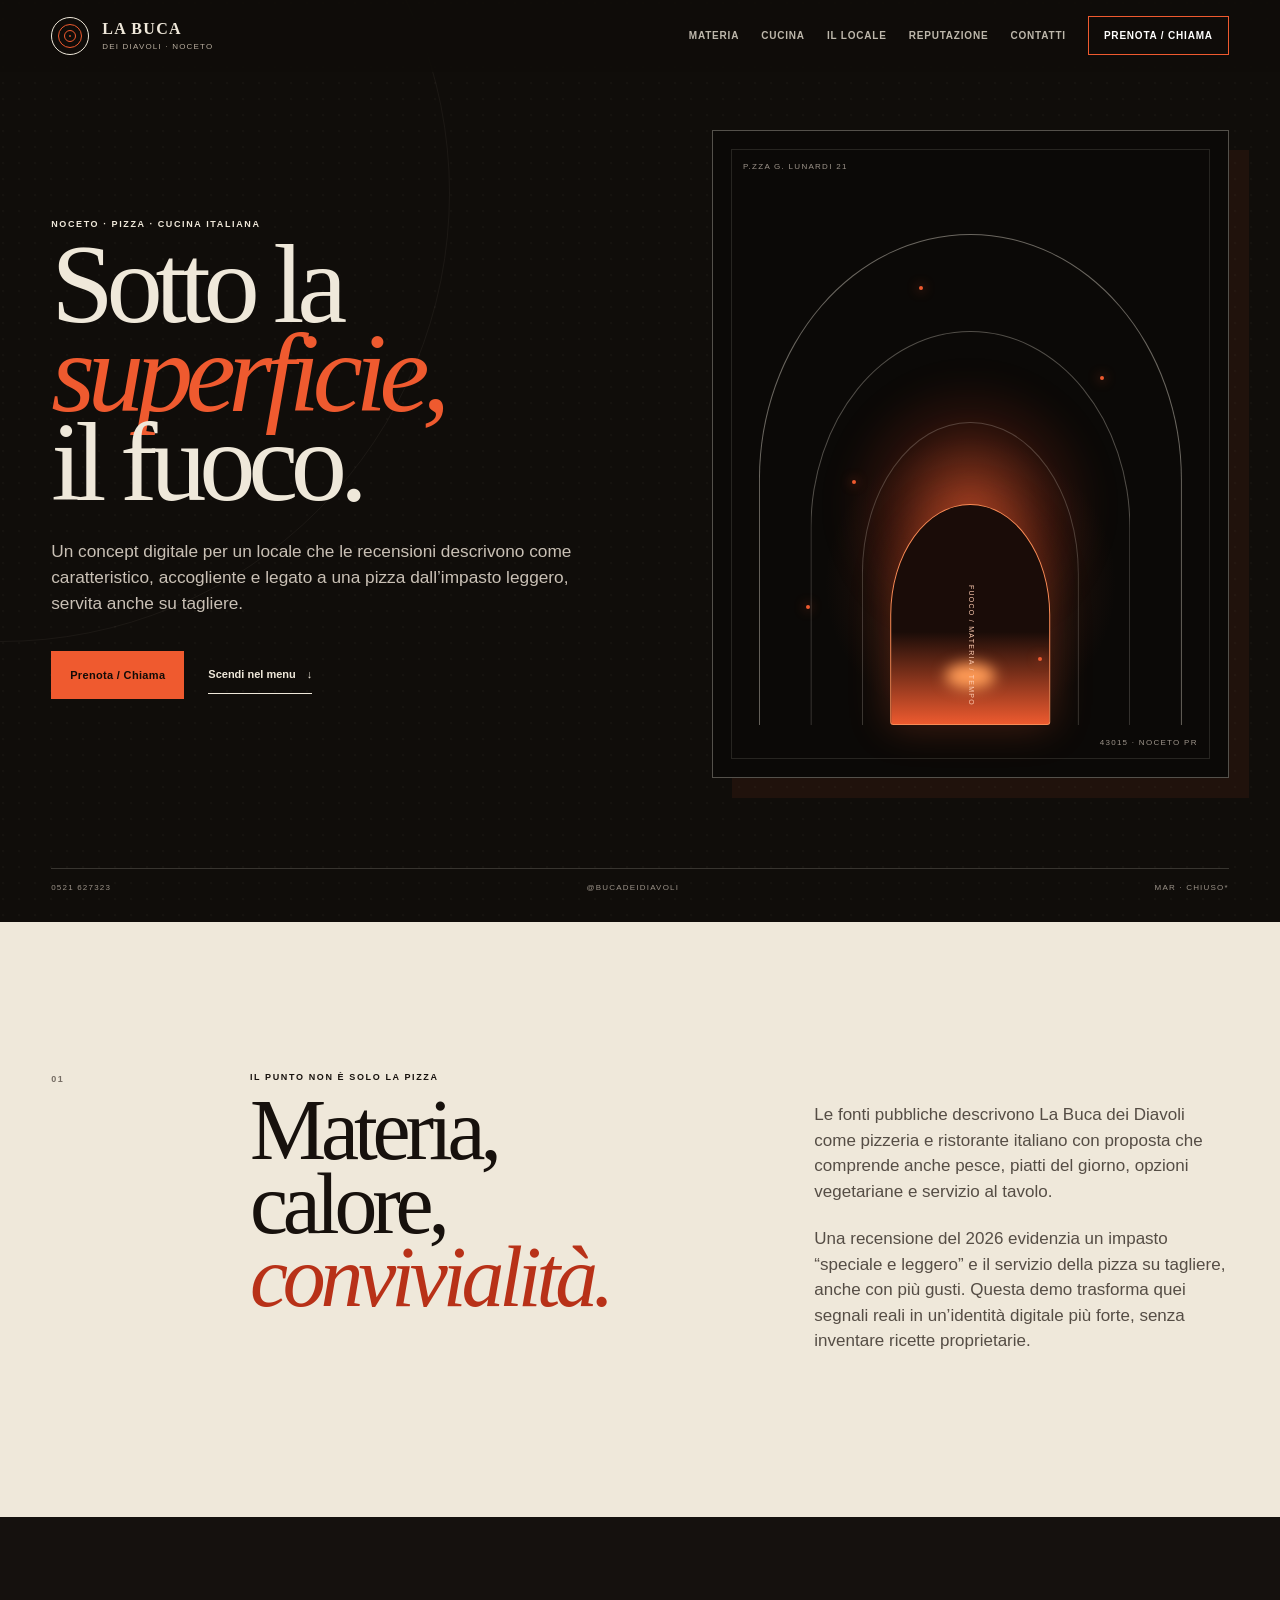
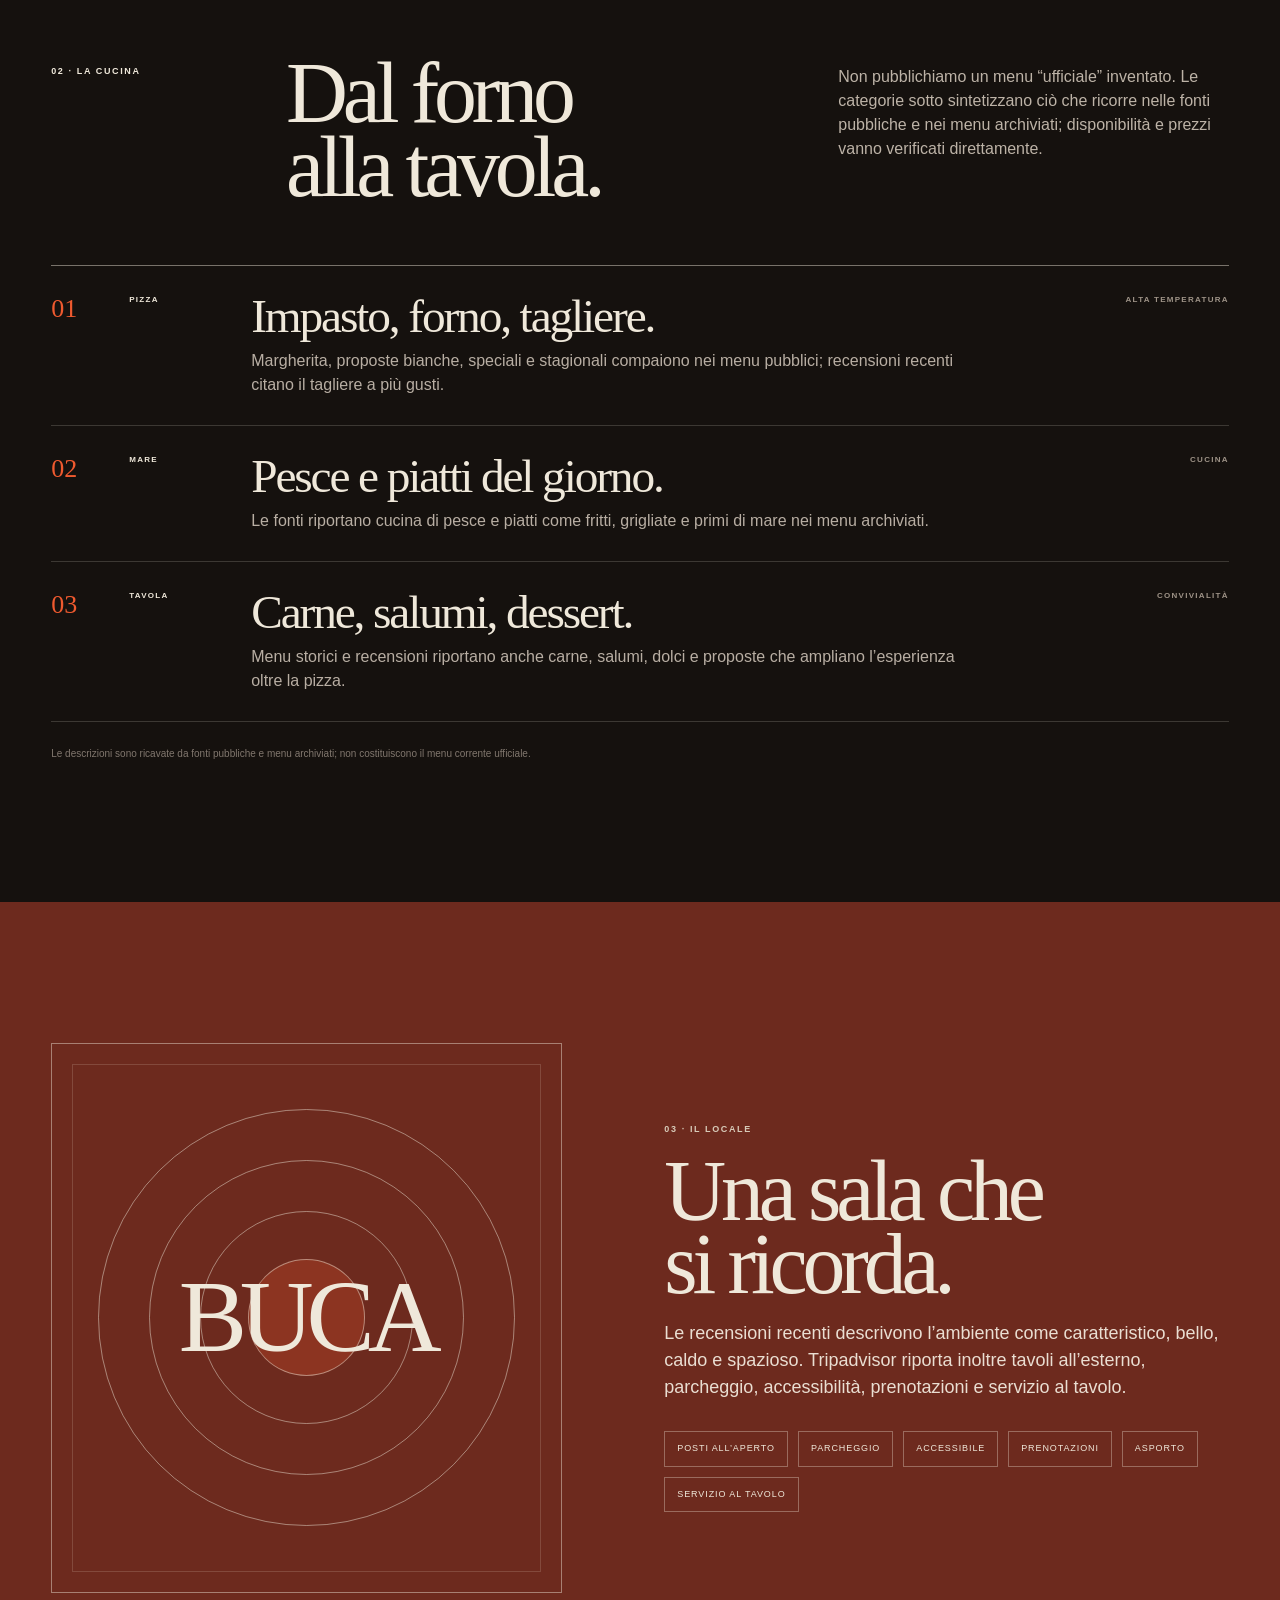
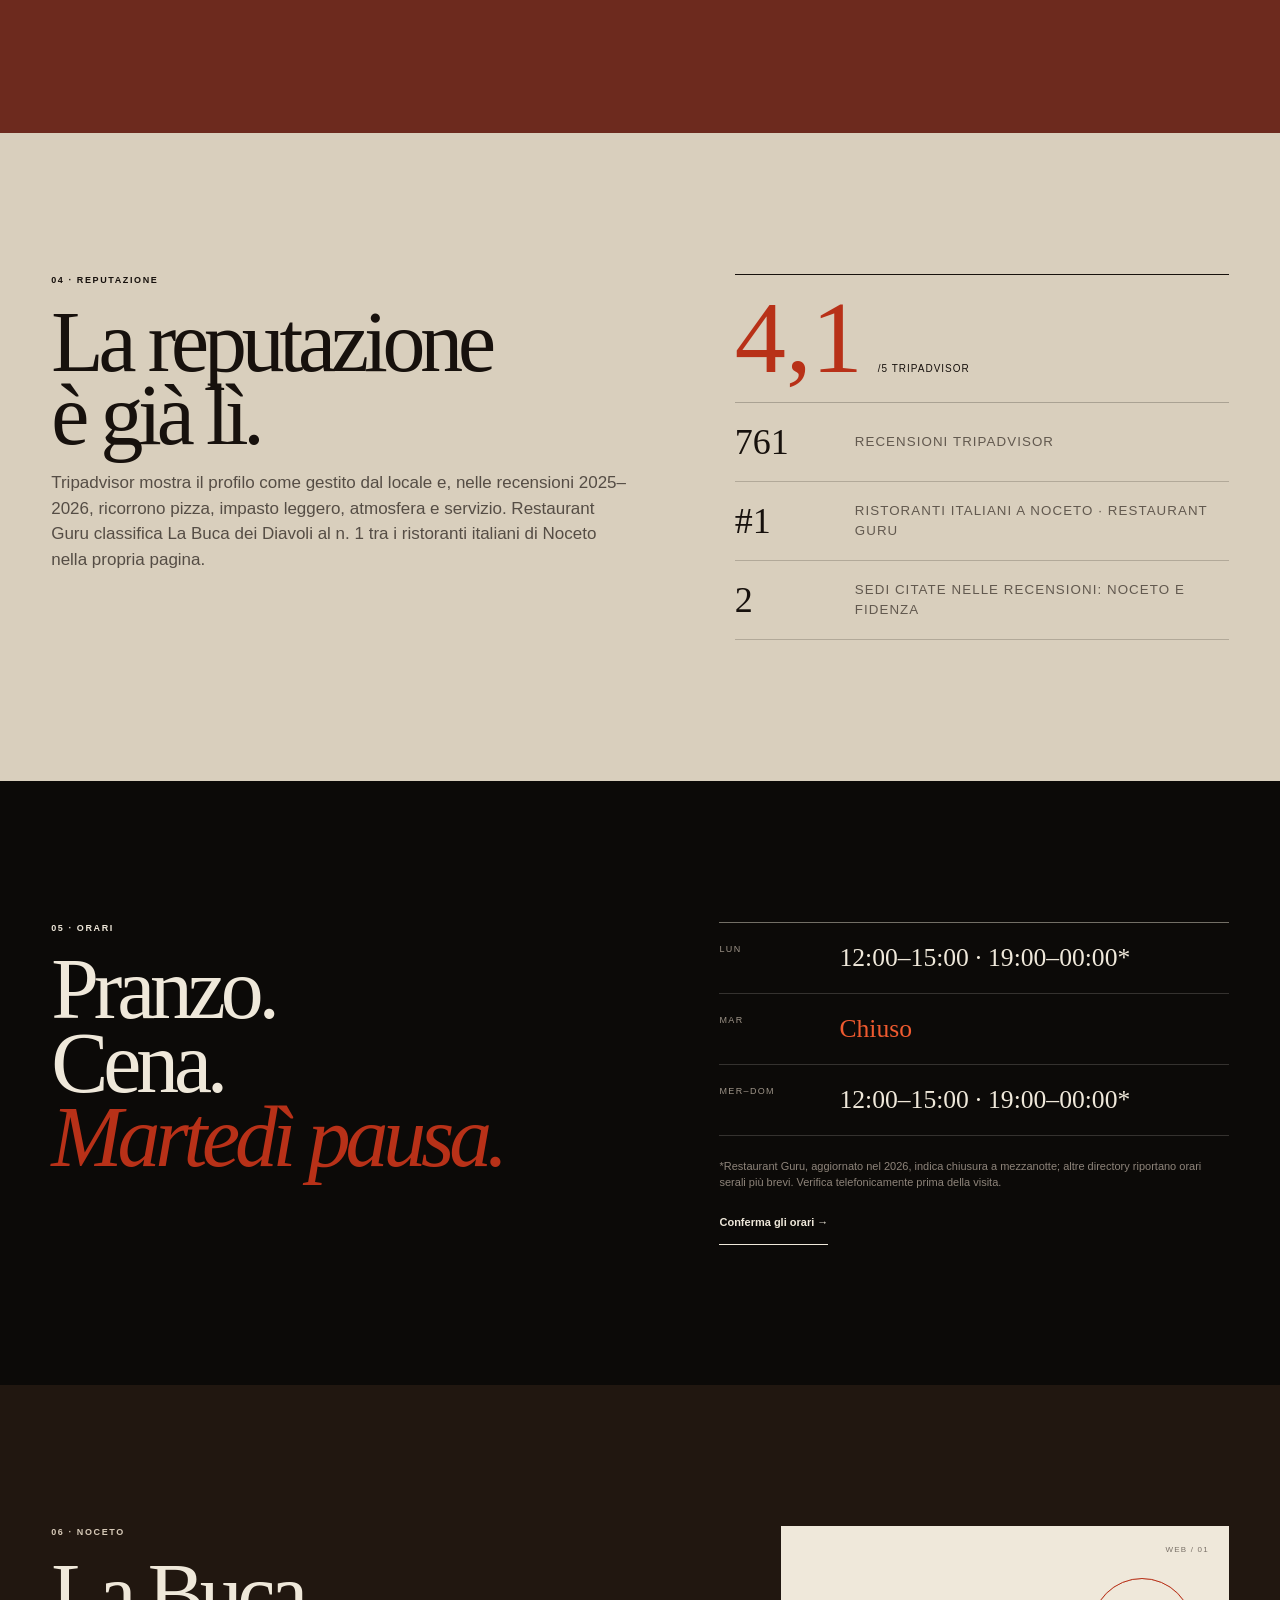
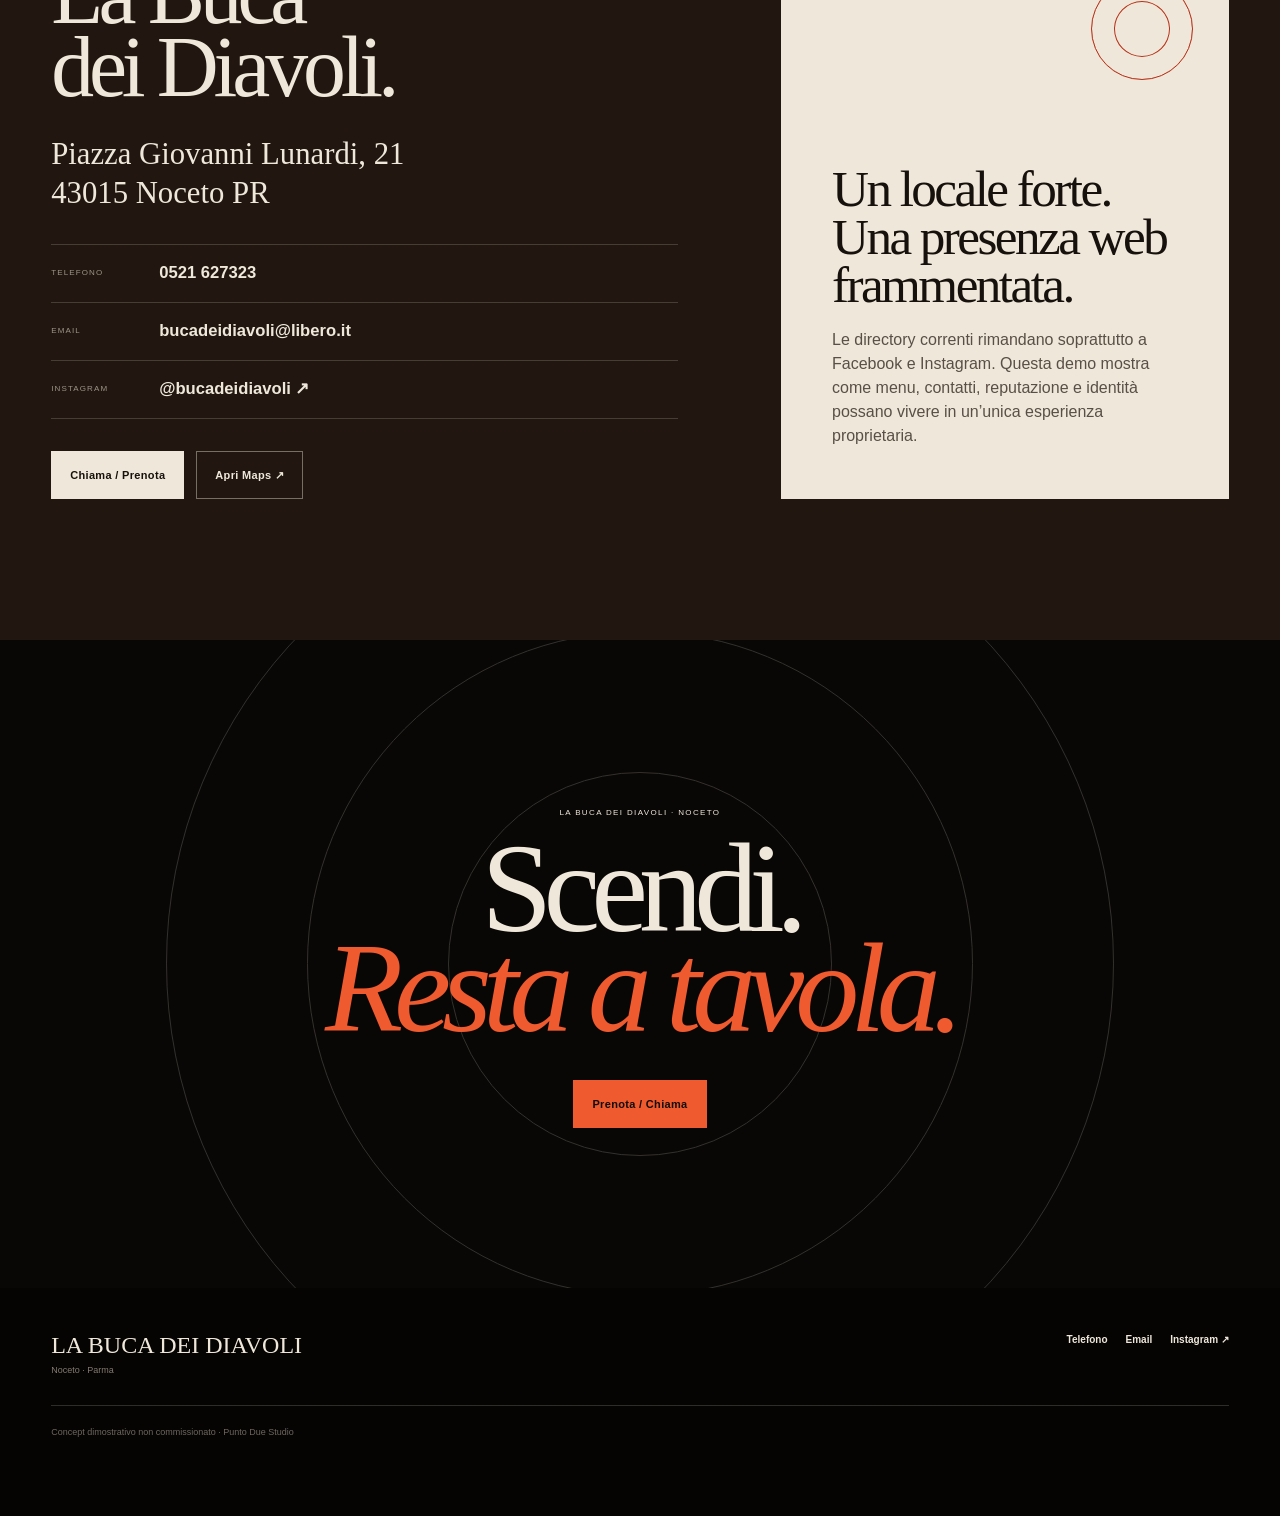
<file: index.html>
<!doctype html>
<html lang="it">
<head>
  <meta charset="utf-8">
  <meta name="viewport" content="width=device-width,initial-scale=1">
  <meta name="theme-color" content="#100d0a">
  <title>La Buca dei Diavoli — Noceto</title>
  <meta name="description" content="Concept demo per La Buca dei Diavoli a Noceto: pizza, cucina italiana e una presenza digitale costruita intorno al fuoco, alla materia e alla convivialità.">
  <meta property="og:title" content="La Buca dei Diavoli — Noceto">
  <meta property="og:description" content="Sotto la superficie, il fuoco. Concept demo per La Buca dei Diavoli.">
  <meta property="og:type" content="website"><meta property="og:locale" content="it_IT"><meta name="twitter:card" content="summary">
  <link rel="icon" href="assets/favicon.svg" type="image/svg+xml"><link rel="stylesheet" href="styles.css">
  <script type="application/ld+json">{"@context":"https://schema.org","@type":"Restaurant","name":"La Buca dei Diavoli","telephone":"+39 0521 627323","email":"bucadeidiavoli@libero.it","servesCuisine":["Italiana","Pizza","Pesce","Mediterranea"],"priceRange":"€€","address":{"@type":"PostalAddress","streetAddress":"Piazza Giovanni Lunardi 21","postalCode":"43015","addressLocality":"Noceto","addressRegion":"PR","addressCountry":"IT"},"sameAs":["https://www.instagram.com/bucadeidiavoli/"]}</script>
</head>
<body>
<a class="skip" href="#main">Vai al contenuto</a><div class="progress" aria-hidden="true"><i data-progress></i></div>
<header class="site-header" data-header><a class="brand" href="#top" aria-label="La Buca dei Diavoli, torna all'inizio"><span class="brand-mark" aria-hidden="true"><i></i></span><span class="brand-name"><strong>LA BUCA</strong><small>DEI DIAVOLI · NOCETO</small></span></a><button class="menu-toggle" type="button" aria-controls="nav" aria-expanded="false" data-toggle><span class="sr-only">Apri menu</span><i></i><i></i></button><nav id="nav" class="nav" aria-label="Navigazione principale" data-nav><a href="#materia">Materia</a><a href="#menu">Cucina</a><a href="#locale">Il locale</a><a href="#reputazione">Reputazione</a><a href="#contatti">Contatti</a><a class="nav-cta magnetic" href="tel:+390521627323">Prenota / Chiama</a></nav></header>
<main id="main">
<section class="hero" id="top"><div class="hero-grain" aria-hidden="true"></div><div class="hero-copy reveal"><p class="kicker">NOCETO · PIZZA · CUCINA ITALIANA</p><h1>Sotto la<br><em>superficie,</em><br>il fuoco.</h1><p class="lead">Un concept digitale per un locale che le recensioni descrivono come caratteristico, accogliente e legato a una pizza dall’impasto leggero, servita anche su tagliere.</p><div class="hero-actions"><a class="button ember magnetic" href="tel:+390521627323">Prenota / Chiama</a><a class="text-link" href="#menu">Scendi nel menu <span>↓</span></a></div></div><div class="chamber reveal" data-chamber aria-label="Interpretazione grafica astratta di una camera di fuoco"><div class="chamber-glow"></div><div class="vault v1"></div><div class="vault v2"></div><div class="vault v3"></div><div class="oven-mouth"><i></i><span>FUOCO / MATERIA / TEMPO</span></div><div class="ember-dots" aria-hidden="true"><i></i><i></i><i></i><i></i><i></i></div><div class="chamber-label top">P.ZZA G. LUNARDI 21</div><div class="chamber-label bottom">43015 · NOCETO PR</div></div><div class="hero-meta"><span>0521 627323</span><span>@BUCADEIDIAVOLI</span><span>MAR · CHIUSO*</span></div></section>
<section class="manifesto" id="materia"><div class="section-no">01</div><div class="manifesto-copy reveal"><p class="eyebrow">IL PUNTO NON È SOLO LA PIZZA</p><h2>Materia,<br>calore,<br><em>convivialità.</em></h2></div><div class="manifesto-body reveal"><p>Le fonti pubbliche descrivono La Buca dei Diavoli come pizzeria e ristorante italiano con proposta che comprende anche pesce, piatti del giorno, opzioni vegetariane e servizio al tavolo.</p><p>Una recensione del 2026 evidenzia un impasto “speciale e leggero” e il servizio della pizza su tagliere, anche con più gusti. Questa demo trasforma quei segnali reali in un’identità digitale più forte, senza inventare ricette proprietarie.</p></div></section>
<section class="menu-system" id="menu"><div class="menu-intro reveal"><p class="section-label">02 · LA CUCINA</p><h2>Dal forno<br>alla tavola.</h2><p>Non pubblichiamo un menu “ufficiale” inventato. Le categorie sotto sintetizzano ciò che ricorre nelle fonti pubbliche e nei menu archiviati; disponibilità e prezzi vanno verificati direttamente.</p></div><div class="menu-ledger"><article class="menu-row reveal"><div class="menu-index">01</div><div class="menu-type">PIZZA</div><div class="menu-main"><h3>Impasto, forno, tagliere.</h3><p>Margherita, proposte bianche, speciali e stagionali compaiono nei menu pubblici; recensioni recenti citano il tagliere a più gusti.</p></div><div class="menu-temp">ALTA TEMPERATURA</div></article><article class="menu-row reveal"><div class="menu-index">02</div><div class="menu-type">MARE</div><div class="menu-main"><h3>Pesce e piatti del giorno.</h3><p>Le fonti riportano cucina di pesce e piatti come fritti, grigliate e primi di mare nei menu archiviati.</p></div><div class="menu-temp">CUCINA</div></article><article class="menu-row reveal"><div class="menu-index">03</div><div class="menu-type">TAVOLA</div><div class="menu-main"><h3>Carne, salumi, dessert.</h3><p>Menu storici e recensioni riportano anche carne, salumi, dolci e proposte che ampliano l’esperienza oltre la pizza.</p></div><div class="menu-temp">CONVIVIALITÀ</div></article></div><p class="source-note reveal">Le descrizioni sono ricavate da fonti pubbliche e menu archiviati; non costituiscono il menu corrente ufficiale.</p></section>
<section class="experience" id="locale"><div class="experience-visual reveal" aria-hidden="true"><div class="ring r1"></div><div class="ring r2"></div><div class="ring r3"></div><div class="ring r4"></div><span>BUCA</span></div><div class="experience-copy reveal"><p class="section-label light">03 · IL LOCALE</p><h2>Una sala che<br>si ricorda.</h2><p>Le recensioni recenti descrivono l’ambiente come caratteristico, bello, caldo e spazioso. Tripadvisor riporta inoltre tavoli all’esterno, parcheggio, accessibilità, prenotazioni e servizio al tavolo.</p><div class="features"><span>Posti all’aperto</span><span>Parcheggio</span><span>Accessibile</span><span>Prenotazioni</span><span>Asporto</span><span>Servizio al tavolo</span></div></div></section>
<section class="proof" id="reputazione"><div class="proof-copy reveal"><p class="section-label">04 · REPUTAZIONE</p><h2>La reputazione<br>è già lì.</h2><p>Tripadvisor mostra il profilo come gestito dal locale e, nelle recensioni 2025–2026, ricorrono pizza, impasto leggero, atmosfera e servizio. Restaurant Guru classifica La Buca dei Diavoli al n. 1 tra i ristoranti italiani di Noceto nella propria pagina.</p></div><div class="proof-signal reveal" aria-label="Segnali di reputazione pubblica"><div class="signal-main"><strong>4,1</strong><span>/5 Tripadvisor</span></div><div class="signal-line"><span>761</span><small>recensioni Tripadvisor</small></div><div class="signal-line"><span>#1</span><small>ristoranti italiani a Noceto · Restaurant Guru</small></div><div class="signal-line"><span>2</span><small>sedi citate nelle recensioni: Noceto e Fidenza</small></div></div></section>
<section class="hours"><div class="hours-title reveal"><p class="section-label">05 · ORARI</p><h2>Pranzo.<br>Cena.<br><em>Martedì pausa.</em></h2></div><div class="hours-card reveal"><div><span>Lun</span><strong>12:00–15:00 · 19:00–00:00*</strong></div><div class="closed"><span>Mar</span><strong>Chiuso</strong></div><div><span>Mer–Dom</span><strong>12:00–15:00 · 19:00–00:00*</strong></div><p>*Restaurant Guru, aggiornato nel 2026, indica chiusura a mezzanotte; altre directory riportano orari serali più brevi. Verifica telefonicamente prima della visita.</p><a href="tel:+390521627323">Conferma gli orari →</a></div></section>
<section class="visit" id="contatti"><div class="visit-panel reveal"><p class="section-label light">06 · NOCETO</p><h2>La Buca<br>dei Diavoli.</h2><address>Piazza Giovanni Lunardi, 21<br>43015 Noceto PR</address><div class="contact-lines"><a href="tel:+390521627323"><span>Telefono</span><strong>0521 627323</strong></a><a href="mailto:bucadeidiavoli@libero.it"><span>Email</span><strong>bucadeidiavoli@libero.it</strong></a><a href="https://www.instagram.com/bucadeidiavoli/" target="_blank" rel="noopener noreferrer"><span>Instagram</span><strong>@bucadeidiavoli ↗</strong></a></div><div class="visit-actions"><a class="button cream magnetic" href="tel:+390521627323">Chiama / Prenota</a><a class="button ghost" href="https://www.google.com/maps/search/?api=1&query=La+Buca+dei+Diavoli+Piazza+Giovanni+Lunardi+21+Noceto" target="_blank" rel="noopener noreferrer">Apri Maps ↗</a></div></div><div class="digital-gap reveal"><span class="gap-code">WEB / 01</span><h3>Un locale forte.<br>Una presenza web frammentata.</h3><p>Le directory correnti rimandano soprattutto a Facebook e Instagram. Questa demo mostra come menu, contatti, reputazione e identità possano vivere in un’unica esperienza proprietaria.</p></div></section>
<section class="closing"><div class="closing-core reveal"><p>LA BUCA DEI DIAVOLI · NOCETO</p><h2>Scendi.<br><em>Resta a tavola.</em></h2><a class="button ember magnetic" href="tel:+390521627323">Prenota / Chiama</a></div><div class="closing-rings" aria-hidden="true"><i></i><i></i><i></i></div></section>
</main>
<footer><div class="footer-brand"><strong>LA BUCA DEI DIAVOLI</strong><span>Noceto · Parma</span></div><div class="footer-links"><a href="tel:+390521627323">Telefono</a><a href="mailto:bucadeidiavoli@libero.it">Email</a><a href="https://www.instagram.com/bucadeidiavoli/" target="_blank" rel="noopener noreferrer">Instagram ↗</a></div><p>Concept dimostrativo non commissionato · Punto Due Studio</p></footer>
<nav class="mobile-dock" aria-label="Azioni rapide"><a href="tel:+390521627323">Chiama</a><a href="https://www.google.com/maps/search/?api=1&query=La+Buca+dei+Diavoli+Piazza+Giovanni+Lunardi+21+Noceto" target="_blank" rel="noopener noreferrer">Maps</a><a href="https://www.instagram.com/bucadeidiavoli/" target="_blank" rel="noopener noreferrer">Instagram</a></nav>
<script src="script.js" defer></script></body></html>
</file>
<file: styles.css>
:root{--bg:#100d0a;--paper:#efe8da;--paper2:#d9cfbd;--ink:#17110d;--ember:#ef5a2f;--ember2:#b83118;--sand:#c9a46b;--ash:#7d746a;--line:rgba(239,232,218,.18);--h:72px}*{box-sizing:border-box}html{scroll-behavior:smooth}body{margin:0;background:var(--bg);color:var(--paper);font-family:Arial,Helvetica,sans-serif;line-height:1.5;overflow-x:hidden}a{color:inherit;text-decoration:none}button{font:inherit}.sr-only{position:absolute!important;width:1px;height:1px;padding:0;margin:-1px;overflow:hidden;clip:rect(0,0,0,0);white-space:nowrap;border:0}.skip{position:fixed;left:15px;top:-100px;background:var(--paper);color:var(--ink);padding:12px 16px;z-index:9999}.skip:focus{top:14px}:focus-visible{outline:3px solid var(--ember);outline-offset:4px}[id]{scroll-margin-top:calc(var(--h) + 20px)}.progress{position:fixed;z-index:1200;inset:0 0 auto;height:2px;background:transparent}.progress i{display:block;height:100%;width:100%;background:var(--ember);transform:scaleX(0);transform-origin:left}.site-header{height:var(--h);position:fixed;inset:0 0 auto;z-index:1100;padding:0 clamp(18px,4vw,58px);display:flex;align-items:center;justify-content:space-between;background:rgba(16,13,10,.78);backdrop-filter:blur(15px);border-bottom:1px solid transparent;transition:.25s}.site-header.is-scrolled{background:rgba(16,13,10,.96);border-color:var(--line)}.brand{display:flex;align-items:center;gap:13px}.brand-mark{width:38px;height:38px;border:1px solid var(--paper);border-radius:50%;display:grid;place-items:center;position:relative}.brand-mark:before,.brand-mark:after,.brand-mark i{content:"";position:absolute;border:1px solid var(--ember);border-radius:50%}.brand-mark:before{inset:6px}.brand-mark:after{inset:12px}.brand-mark i{inset:17px;background:var(--ember)}.brand-name{display:flex;flex-direction:column;line-height:1}.brand-name strong{font:600 16px Georgia,serif;letter-spacing:.08em}.brand-name small{font-size:8px;letter-spacing:.15em;margin-top:5px;color:#b8ad9f}.nav{display:flex;align-items:center;gap:22px;font-size:10px;text-transform:uppercase;font-weight:800;letter-spacing:.08em}.nav>a:not(.nav-cta){opacity:.78;transition:.2s}.nav>a:not(.nav-cta):hover{opacity:1}.nav-cta{border:1px solid var(--ember);padding:11px 15px;color:#fff}.menu-toggle{display:none;border:0;background:none;padding:10px;color:var(--paper)}.menu-toggle i{display:block;width:26px;height:1px;background:currentColor;margin:6px 0;transition:.2s}.kicker,.eyebrow,.section-label,.section-no{font-size:9px;text-transform:uppercase;letter-spacing:.18em;font-weight:800}.section-label{margin:0 0 18px}.section-label.light{color:#d7cab8}.button{min-height:48px;display:inline-flex;align-items:center;justify-content:center;padding:13px 18px;border:1px solid transparent;font-size:11px;font-weight:800;letter-spacing:.03em;transition:transform .2s,background .2s,color .2s}.button:hover{transform:translateY(-2px)}.ember{background:var(--ember);color:#120b07}.cream{background:var(--paper);color:var(--ink)}.ghost{border-color:rgba(239,232,218,.42)}.text-link{font-size:11px;font-weight:800;border-bottom:1px solid currentColor;padding:10px 0}.text-link span{display:inline-block;margin-left:8px;transition:.2s}.text-link:hover span{transform:translateY(3px)}.hero{min-height:100svh;padding:calc(var(--h) + 58px) clamp(18px,4vw,58px) 28px;display:grid;grid-template-columns:minmax(0,1.05fr) minmax(430px,.95fr);gap:clamp(40px,7vw,110px);align-items:center;position:relative;overflow:hidden}.hero:before{content:"";position:absolute;width:70vw;height:70vw;left:-35vw;top:-20vw;border-radius:50%;border:1px solid rgba(239,232,218,.05)}.hero-grain{position:absolute;inset:0;opacity:.16;background-image:radial-gradient(circle at 20% 20%,rgba(239,232,218,.16) 0 1px,transparent 1.4px);background-size:16px 16px;pointer-events:none}.hero-copy,.chamber,.hero-meta{position:relative;z-index:1}.hero h1{font:400 clamp(68px,8.8vw,144px)/.79 Georgia,'Times New Roman',serif;letter-spacing:-.065em;margin:0}.hero h1 em{font-weight:400;color:var(--ember)}.lead{max-width:680px;font-size:clamp(16px,1.35vw,21px);color:#c9c0b5;margin:32px 0 0}.hero-actions{display:flex;align-items:center;gap:24px;flex-wrap:wrap;margin-top:34px}.chamber{height:min(72vh,670px);min-height:540px;perspective:1100px;border:1px solid rgba(239,232,218,.32);overflow:hidden;background:radial-gradient(circle at 50% 70%,rgba(239,90,47,.20),transparent 28%),#0b0907;box-shadow:20px 20px 0 rgba(239,90,47,.07);transform-style:preserve-3d}.chamber:before{content:"";position:absolute;inset:18px;border:1px solid rgba(239,232,218,.12)}.chamber-glow{position:absolute;width:260px;height:260px;left:50%;top:58%;translate:-50% -50%;border-radius:50%;background:radial-gradient(circle,rgba(239,90,47,.58),rgba(184,49,24,.16) 45%,transparent 72%);filter:blur(14px)}.vault{position:absolute;left:50%;bottom:8%;translate:-50% 0;border:1px solid rgba(239,232,218,.42);border-bottom:0;border-radius:50% 50% 0 0}.v1{width:82%;height:76%}.v2{width:62%;height:61%;opacity:.75}.v3{width:42%;height:47%;opacity:.55}.oven-mouth{position:absolute;width:31%;aspect-ratio:.72;left:50%;bottom:8%;translate:-50% 0;border-radius:50% 50% 3px 3px;background:linear-gradient(#1a0c08 0 58%,#ed5a2f 100%);border:1px solid #fa8a55;box-shadow:0 0 40px rgba(239,90,47,.28);display:flex;justify-content:center;align-items:flex-end;padding:18px}.oven-mouth i{position:absolute;width:32%;height:12%;bottom:16%;background:#ff9b56;border-radius:50%;filter:blur(7px)}.oven-mouth span{position:relative;z-index:1;font-size:7px;letter-spacing:.18em;writing-mode:vertical-rl;color:#ffccb2}.ember-dots i{position:absolute;width:4px;height:4px;background:var(--ember);border-radius:50%;box-shadow:0 0 12px var(--ember)}.ember-dots i:nth-child(1){left:27%;top:54%}.ember-dots i:nth-child(2){right:24%;top:38%}.ember-dots i:nth-child(3){left:40%;top:24%}.ember-dots i:nth-child(4){right:36%;bottom:18%}.ember-dots i:nth-child(5){left:18%;bottom:26%}.chamber-label{position:absolute;font-size:8px;letter-spacing:.16em;color:#9d948a}.chamber-label.top{left:30px;top:30px}.chamber-label.bottom{right:30px;bottom:28px}.hero-meta{grid-column:1/-1;border-top:1px solid var(--line);padding-top:13px;display:flex;justify-content:space-between;font-size:8px;letter-spacing:.15em;color:#9b9288}.manifesto{background:var(--paper);color:var(--ink);padding:clamp(90px,11vw,170px) clamp(18px,4vw,58px);display:grid;grid-template-columns:.25fr 1fr .85fr;gap:clamp(26px,6vw,88px);align-items:start}.section-no{padding-top:11px;color:#766d64}.manifesto h2,.menu-intro h2,.experience h2,.proof h2,.hours h2,.visit h2{font:400 clamp(52px,6.7vw,104px)/.86 Georgia,serif;letter-spacing:-.06em;margin:0}.manifesto h2 em,.hours h2 em{color:var(--ember2);font-weight:400}.manifesto-body{padding-top:40px}.manifesto-body p{font-size:17px;color:#554d45;margin:0 0 22px}.menu-system{padding:clamp(90px,11vw,170px) clamp(18px,4vw,58px);background:#15110e}.menu-intro{display:grid;grid-template-columns:.35fr 1fr .8fr;gap:clamp(24px,5vw,72px);align-items:start;margin-bottom:60px}.menu-intro .section-label{padding-top:8px}.menu-intro>p:last-child{font-size:16px;color:#bdb3a7;max-width:560px;margin:8px 0 0}.menu-ledger{border-top:1px solid rgba(239,232,218,.45)}.menu-row{display:grid;grid-template-columns:56px 100px 1fr 145px;gap:22px;padding:28px 0;border-bottom:1px solid var(--line);align-items:start;transition:.25s}.menu-row:hover{background:rgba(239,90,47,.035);padding-inline:14px}.menu-index{font:400 26px Georgia,serif;color:var(--ember)}.menu-type,.menu-temp{font-size:8px;letter-spacing:.16em;font-weight:800}.menu-temp{text-align:right;color:#9e9387}.menu-main h3{font:400 clamp(32px,3.7vw,58px)/.95 Georgia,serif;letter-spacing:-.045em;margin:0 0 10px}.menu-main p{max-width:720px;margin:0;color:#b8aea3}.source-note{font-size:10px;color:#81776e;margin:24px 0 0;max-width:820px}.experience{background:#6d2a1e;color:var(--paper);padding:clamp(90px,11vw,165px) clamp(18px,4vw,58px);display:grid;grid-template-columns:.95fr 1.05fr;gap:clamp(44px,8vw,120px);align-items:center;overflow:hidden}.experience-visual{height:550px;border:1px solid rgba(239,232,218,.45);position:relative;display:grid;place-items:center;overflow:hidden}.experience-visual:before{content:"";position:absolute;inset:20px;border:1px solid rgba(239,232,218,.16)}.ring{position:absolute;border:1px solid rgba(239,232,218,.48);border-radius:50%}.r1{width:82%;aspect-ratio:1}.r2{width:62%;aspect-ratio:1}.r3{width:42%;aspect-ratio:1}.r4{width:23%;aspect-ratio:1;background:rgba(239,90,47,.24)}.experience-visual span{position:relative;z-index:2;font:400 clamp(70px,8vw,126px)/1 Georgia,serif;letter-spacing:-.07em}.experience-copy>p:not(.section-label){font-size:18px;color:#eaded2;max-width:680px}.features{display:flex;flex-wrap:wrap;gap:10px;margin-top:30px}.features span{border:1px solid rgba(239,232,218,.34);padding:10px 12px;font-size:9px;text-transform:uppercase;letter-spacing:.1em}.proof{background:var(--paper2);color:var(--ink);padding:clamp(90px,11vw,170px) clamp(18px,4vw,58px);display:grid;grid-template-columns:1fr .85fr;gap:clamp(44px,8vw,120px);align-items:start}.proof-copy>p:last-child{font-size:17px;color:#554d45;max-width:700px}.proof-signal{border-top:1px solid var(--ink)}.signal-main{display:flex;align-items:baseline;gap:15px;padding:25px 0;border-bottom:1px solid rgba(23,17,13,.24)}.signal-main strong{font:400 clamp(82px,8vw,132px)/.75 Georgia,serif;color:var(--ember2)}.signal-main span{font-size:10px;text-transform:uppercase;letter-spacing:.1em}.signal-line{display:grid;grid-template-columns:100px 1fr;gap:20px;padding:18px 0;border-bottom:1px solid rgba(23,17,13,.2);align-items:center}.signal-line span{font:400 36px Georgia,serif}.signal-line small{text-transform:uppercase;letter-spacing:.08em;color:#62594f}.hours{background:#0c0a08;padding:clamp(90px,11vw,160px) clamp(18px,4vw,58px);display:grid;grid-template-columns:1fr .9fr;gap:clamp(40px,8vw,120px);align-items:start}.hours-card{border-top:1px solid rgba(239,232,218,.45)}.hours-card>div{display:grid;grid-template-columns:100px 1fr;gap:20px;padding:20px 0;border-bottom:1px solid var(--line)}.hours-card span{font-size:9px;text-transform:uppercase;letter-spacing:.15em;color:#9f9589}.hours-card strong{font:400 clamp(18px,2vw,27px) Georgia,serif}.hours-card .closed strong{color:var(--ember)}.hours-card p{font-size:11px;color:#8e847a;margin:22px 0 10px}.hours-card a{display:inline-flex;align-items:center;min-height:44px;font-size:11px;font-weight:800;border-bottom:1px solid currentColor}.visit{background:#211710;padding:clamp(90px,11vw,170px) clamp(18px,4vw,58px);display:grid;grid-template-columns:1.05fr .75fr;gap:clamp(42px,8vw,120px)}.visit-panel address{font-style:normal;font:400 clamp(22px,2.4vw,34px)/1.25 Georgia,serif;margin:30px 0}.contact-lines{border-top:1px solid var(--line);margin:32px 0}.contact-lines a{display:grid;grid-template-columns:90px 1fr;gap:18px;padding:16px 0;border-bottom:1px solid var(--line);align-items:center}.contact-lines span{font-size:8px;text-transform:uppercase;letter-spacing:.14em;color:#9e9388}.contact-lines strong{font-size:clamp(14px,1.3vw,19px);overflow-wrap:anywhere}.visit-actions{display:flex;gap:12px;flex-wrap:wrap}.digital-gap{background:var(--paper);color:var(--ink);padding:clamp(28px,4vw,54px);display:flex;flex-direction:column;justify-content:flex-end;min-height:440px;position:relative}.gap-code{position:absolute;right:20px;top:18px;font-size:8px;letter-spacing:.15em;color:#7a7168}.digital-gap:before{content:"";position:absolute;width:100px;height:100px;border-radius:50%;border:1px solid var(--ember2);right:36px;top:52px;box-shadow:inset 0 0 0 22px var(--paper),inset 0 0 0 23px var(--ember2)}.digital-gap h3{font:400 clamp(36px,4vw,58px)/.94 Georgia,serif;letter-spacing:-.05em;margin:0 0 18px}.digital-gap p{color:#594f46;margin:0}.closing{min-height:72vh;display:grid;place-items:center;text-align:center;position:relative;overflow:hidden;padding:90px 18px;background:#090706}.closing-core{position:relative;z-index:2}.closing-core>p{font-size:8px;letter-spacing:.17em}.closing h2{font:400 clamp(74px,10vw,160px)/.78 Georgia,serif;letter-spacing:-.07em;margin:20px 0 42px}.closing h2 em{color:var(--ember);font-weight:400}.closing-rings{position:absolute;inset:0;display:grid;place-items:center;opacity:.18}.closing-rings i{position:absolute;border:1px solid var(--paper);border-radius:50%;aspect-ratio:1}.closing-rings i:nth-child(1){width:30vw}.closing-rings i:nth-child(2){width:52vw}.closing-rings i:nth-child(3){width:74vw}footer{padding:44px clamp(18px,4vw,58px) 76px;background:#050403;display:grid;grid-template-columns:1fr auto;gap:28px}.footer-brand{display:flex;flex-direction:column}.footer-brand strong{font:400 24px Georgia,serif}.footer-brand span{font-size:9px;color:#847a70;margin-top:5px}.footer-links{display:flex;gap:18px;flex-wrap:wrap;font-size:10px;font-weight:800}footer>p{grid-column:1/-1;border-top:1px solid var(--line);padding-top:20px;margin:0;color:#6e665e;font-size:9px}.mobile-dock{display:none}.reveal{opacity:1;transform:none}.motion-ready .reveal{opacity:0;transform:translateY(22px);transition:opacity .65s ease,transform .65s cubic-bezier(.2,.7,.2,1)}.motion-ready .reveal.is-visible{opacity:1;transform:none}@media(max-width:1080px){.hero{grid-template-columns:1fr;min-height:auto;padding-top:calc(var(--h) + 78px)}.chamber{width:100%;max-width:760px;margin-inline:auto;height:580px}.manifesto{grid-template-columns:.25fr 1fr}.manifesto-body{grid-column:2;padding-top:0}.menu-intro{grid-template-columns:.3fr 1fr}.menu-intro>p:last-child{grid-column:2}.experience,.proof,.hours,.visit{grid-template-columns:1fr}.experience-visual{width:100%;max-width:760px;margin-inline:auto}.digital-gap{min-height:360px}}@media(max-width:880px){:root{--h:68px}.nav{position:fixed;inset:var(--h) 0 auto;background:#0e0b09;border-bottom:1px solid var(--line);display:grid;gap:0;padding:18px;transform:translateY(-130%);opacity:0;pointer-events:none;transition:.25s}.nav.is-open{transform:none;opacity:1;pointer-events:auto}.nav a{padding:14px 4px;border-bottom:1px solid var(--line)}.nav-cta{text-align:center;margin-top:8px}.menu-toggle{display:block}}@media(max-width:680px){body{padding-bottom:64px}.site-header{padding-inline:16px}.brand-name small{display:none}.brand-mark{width:34px;height:34px}.hero{padding-inline:16px;padding-bottom:24px}.hero h1{font-size:clamp(56px,18.2vw,78px)}.lead{font-size:16px}.hero-actions{flex-direction:column;align-items:flex-start}.chamber{height:460px;min-height:0;box-shadow:10px 10px 0 rgba(239,90,47,.07)}.oven-mouth{width:38%}.hero-meta{display:none}.manifesto,.menu-system,.experience,.proof,.hours,.visit{padding-inline:16px}.manifesto{grid-template-columns:1fr;gap:18px}.manifesto-body{grid-column:auto}.manifesto h2,.menu-intro h2,.experience h2,.proof h2,.hours h2,.visit h2{font-size:clamp(46px,13.4vw,64px)}.menu-intro{grid-template-columns:1fr;gap:18px}.menu-intro>p:last-child{grid-column:auto}.menu-row{grid-template-columns:42px 1fr;gap:12px}.menu-type{grid-column:2}.menu-main{grid-column:2}.menu-temp{display:none}.menu-main h3{font-size:34px}.menu-row:hover{padding-inline:0;background:none}.experience-visual{height:390px}.experience-visual span{font-size:20vw}.proof-signal{margin-top:8px}.signal-main strong{font-size:82px}.signal-line{grid-template-columns:72px 1fr}.hours-card>div{grid-template-columns:70px 1fr;gap:12px}.contact-lines a{grid-template-columns:74px 1fr;gap:10px}.digital-gap{min-height:400px}.closing{min-height:60vh}.closing h2{font-size:18vw}.closing-rings i:nth-child(1){width:58vw}.closing-rings i:nth-child(2){width:88vw}.closing-rings i:nth-child(3){width:120vw}footer{grid-template-columns:1fr;padding-inline:16px;padding-bottom:30px}footer>p{grid-column:1}.mobile-dock{position:fixed;z-index:1000;left:10px;right:10px;bottom:10px;height:54px;background:#090706;border:1px solid rgba(239,232,218,.18);display:grid;grid-template-columns:repeat(3,1fr);box-shadow:0 10px 32px rgba(0,0,0,.36)}.mobile-dock a{display:grid;place-items:center;border-right:1px solid var(--line);font-size:10px;font-weight:800}.mobile-dock a:last-child{border-right:0}.brand,.menu-toggle,.text-link,.footer-links a{min-height:44px}.brand{padding-block:5px}.menu-toggle{min-width:44px}.text-link{display:inline-flex;align-items:center}.footer-links a{display:inline-flex;align-items:center}}@media(max-width:360px){.hero h1{font-size:54px}.chamber{height:420px}.menu-main h3{font-size:30px}.contact-lines a{grid-template-columns:1fr}.hours-card>div{grid-template-columns:1fr;gap:4px}}@media(prefers-reduced-motion:reduce){html{scroll-behavior:auto}.motion-ready .reveal{opacity:1;transform:none;transition:none}.nav,.button{transition:none}}
</file>
